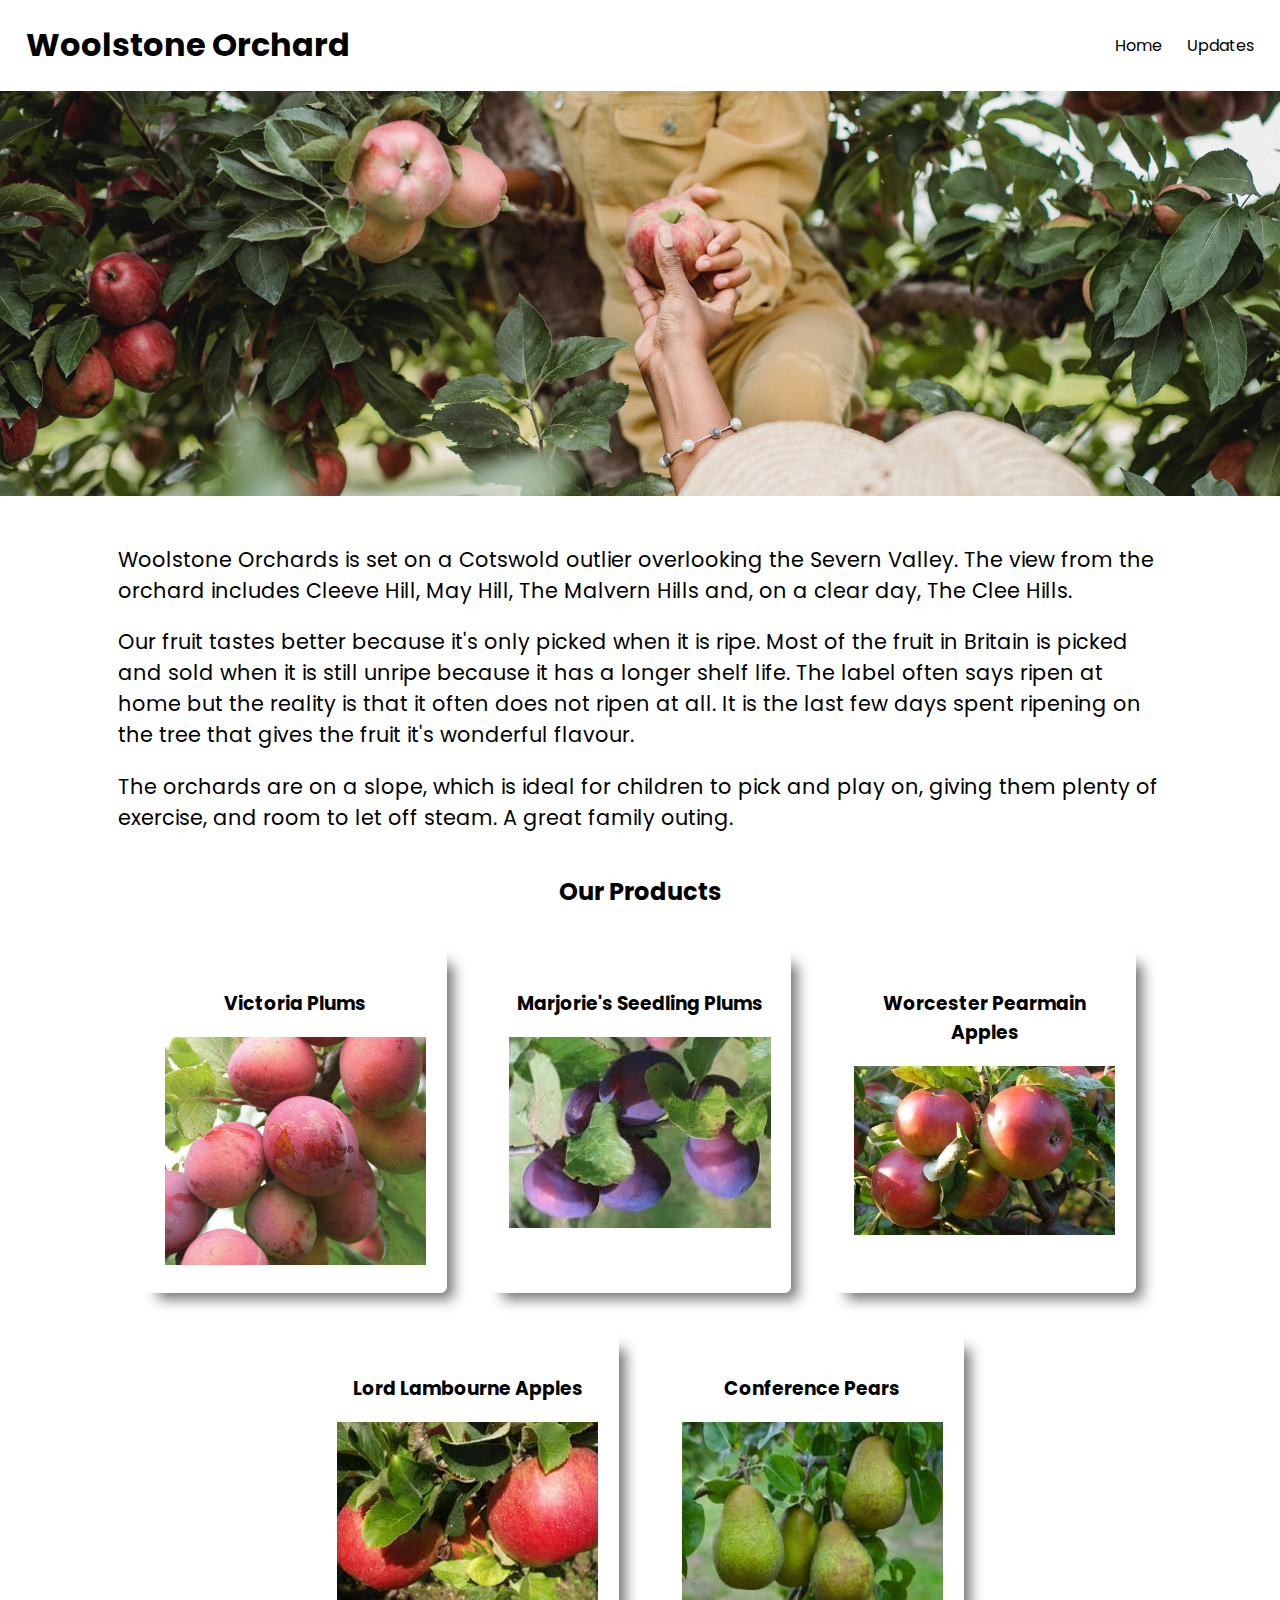
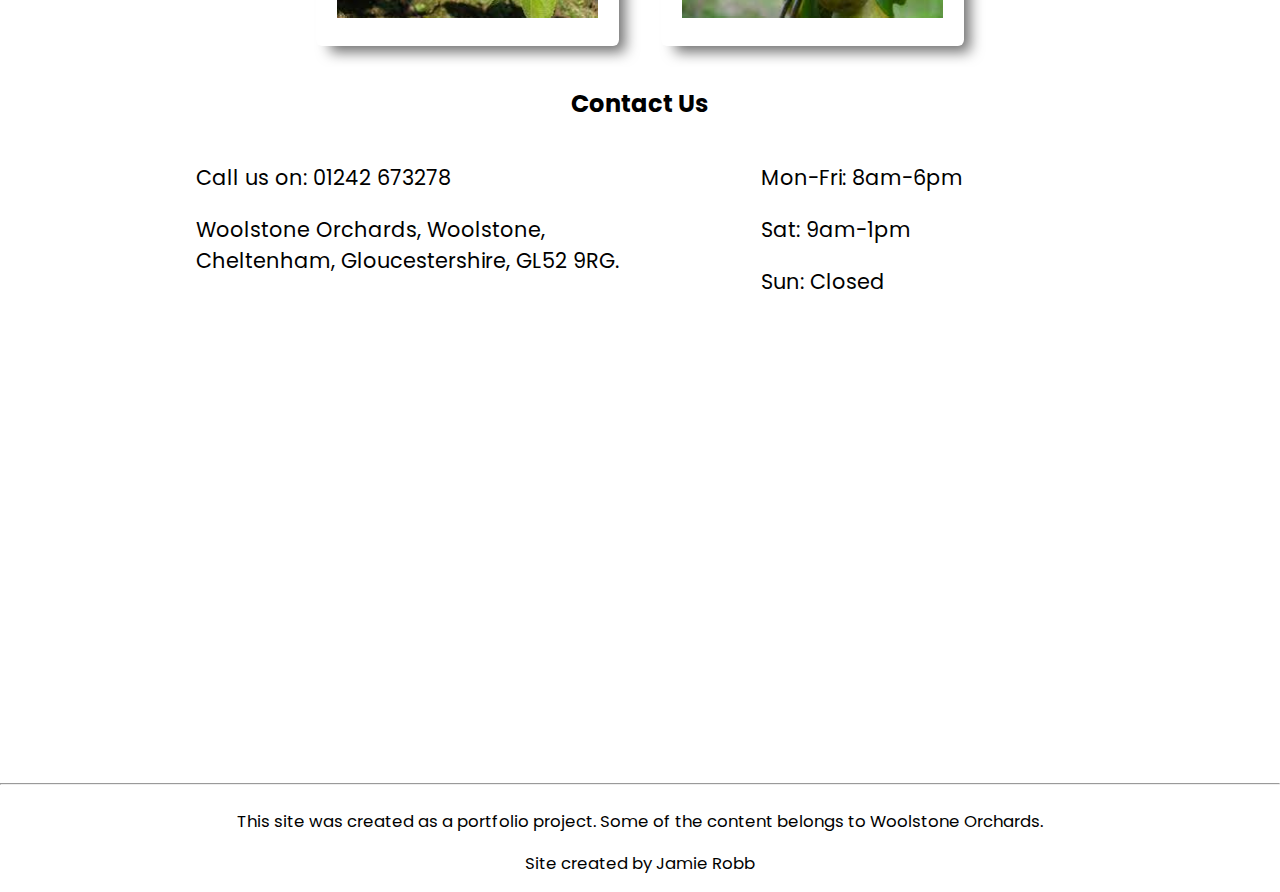
<file: HTML/index.html>
<!DOCTYPE html>
<html lang="en">
<head>
    <meta charset="UTF-8">
    <meta name="viewport" content="width=device-width, initial-scale=1.0">
    <link rel="preconnect" href="https://fonts.gstatic.com">
    <link href="https://fonts.googleapis.com/css2?family=Poppins:wght@200;400;600&display=swap" rel="stylesheet">
    <link href="../CSS/main.css" rel="stylesheet">   
    <title>Woolstone Orchards</title>
</head>
<body>
    <header>
        <h1>Woolstone Orchard</h1>
        <a href="index.html">Home</a>
        <a href="updates.html">Updates</a>
    </header>
        <div class="banner">
    </div>
    <main>
        <div class="about section">
            <p>Woolstone Orchards is set on a Cotswold outlier overlooking the Severn Valley. 
                The view from the orchard includes Cleeve Hill, May Hill, The Malvern Hills and, on a clear day, The Clee Hills. 
            
            <p>Our fruit tastes better because it's only picked when it is ripe. 
                
                Most of the fruit in Britain is picked and sold when it is still unripe because it has a longer shelf life.

                The label often says ripen at home but the reality is that it often does not ripen at all.
                
                It is the last few days spent ripening on the tree that gives the fruit it's wonderful flavour.
            </p>
            <p>The orchards are on a slope, which is ideal for children to pick and play on, giving them plenty of exercise, and room to let off steam.
                
                A great family outing.</p>
        </div>
        <div class="products section" id="products">
            <h2>Our Products</h2>
            <div class="productscontainer container">
                    <div class="card">
                        <h3>Victoria Plums</h3>
                        <img src="../Assets/victoria.jpg" alt="Our Products">
                    </div>
                    <div class="card">
                        <h3>Marjorie's Seedling Plums</h3>
                        <img src="../Assets/marjorie.jpg" alt="Our Products">
                    </div>
                    <div class="card">
                        <h3>Worcester Pearmain Apples</h3>
                        <img src="../Assets/worcester.jpg" alt="Our Products">
                    </div>
                    <div class="card">
                        <h3>Lord Lambourne Apples</h3>
                        <img src="../Assets/lambourne.jpg" alt="Our Products">
                    </div>
                    <div class="card">
                        <h3>Conference Pears</h3>
                        <img src="../Assets/conference.jpg" alt="Our Products">
                    </div>
        </div>
        <div class="contact section" id="contact">
            <h2>Contact Us</h2>
            <div class="contactcont">
                <div class="left">
                    <p>Call us on: 01242 673278</p>
                    <p>Woolstone Orchards,

                        Woolstone,
                        
                        Cheltenham,
                        
                        Gloucestershire,
                        
                        GL52 9RG.</p>
                </div>
                <div class="right">
                    <p>Mon-Fri: 8am-6pm</p>
                    <p>Sat: 9am-1pm</p>
                    <p>Sun: Closed</p>
                </div>
            </div>
        </div>
        <div class="directions" id="directions">
            <iframe src="https://www.google.com/maps/embed?pb=!1m18!1m12!1m3!1d94251.93215769503!2d-2.0385828226585843!3d51.97403308231414!2m3!1f0!2f0!3f0!3m2!1i1024!2i768!4f13.1!3m3!1m2!1s0x48711daa14435021%3A0xd63ff69105c06499!2sWoolstone%20Orchards!5e0!3m2!1sen!2suk!4v1607244808588!5m2!1sen!2suk" frameborder="0" style="border:0;" allowfullscreen="" aria-hidden="false" tabindex="0"></iframe>
        </div>
    </main>
    <hr>
    <footer>
        <div class="bottom">
            <p>This site was created as a portfolio project. Some of the content belongs to Woolstone Orchards.</p>
            <p>Site created by Jamie Robb</p>
        </div>
    </footer>
</body>
</html>
</file>
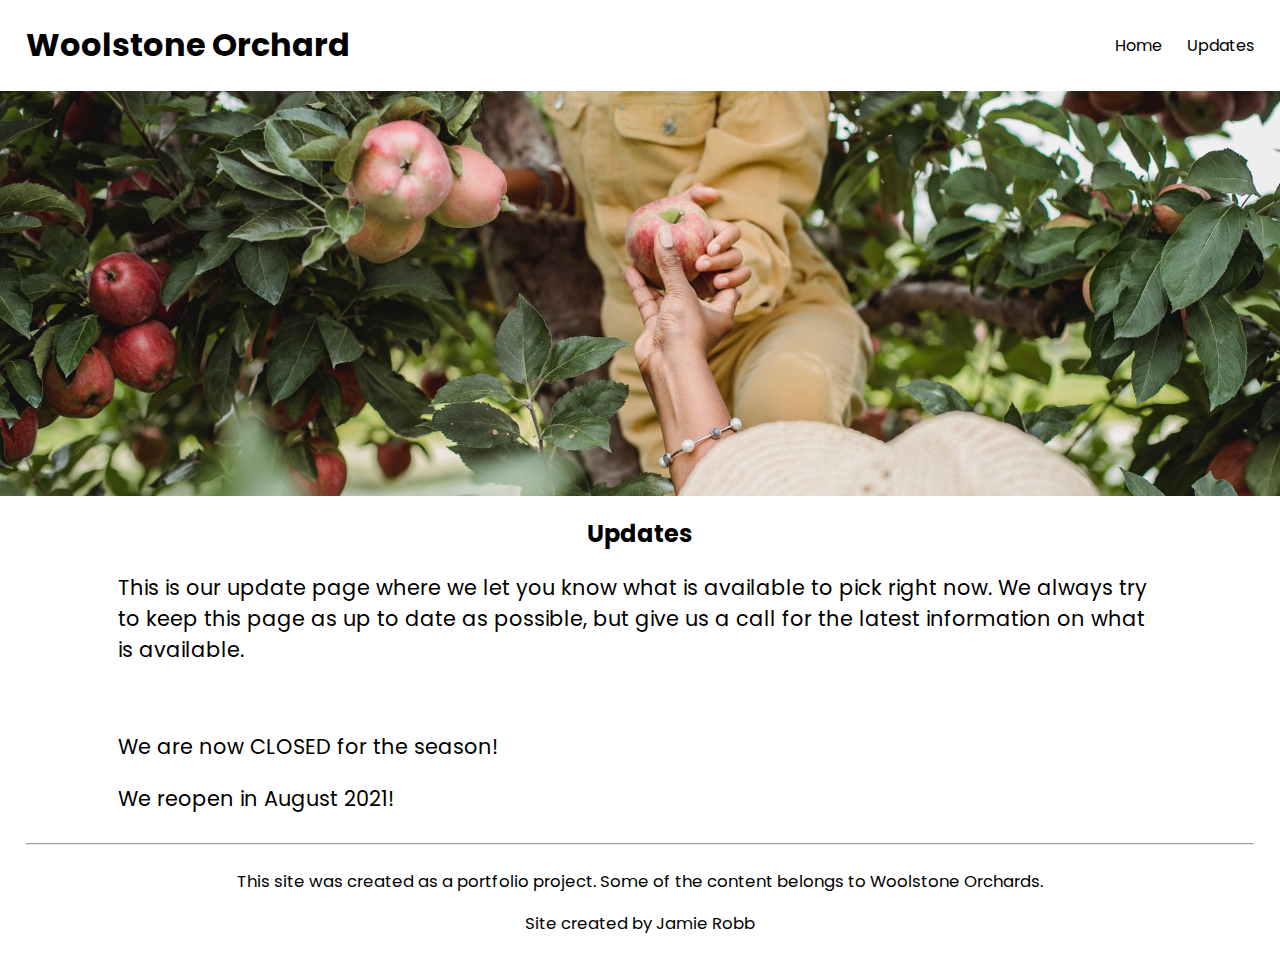
<file: HTML/updates.html>
<!DOCTYPE html>
<html lang="en">
<head>
    <meta charset="UTF-8">
    <meta name="viewport" content="width=device-width, initial-scale=1.0">
    <link rel="preconnect" href="https://fonts.gstatic.com">
    <link href="https://fonts.googleapis.com/css2?family=Poppins:wght@200;400;600&display=swap" rel="stylesheet">
    <link href="../CSS/main.css" rel="stylesheet">   
    <title>Woolstone Orchards</title>
</head>
<body>
    <header>
        <h1>Woolstone Orchard</h1>
        <a href="index.html">Home</a>
        <a href="updates.html">Updates</a>
    </header>
    <div class="banner">
    </div>
    <main>
        <div class="updates section">
            <h2>Updates</h2>
            <p>This is our update page where we let you know what is available to pick right now. We always try to keep this page as up to date as possible,

                but give us a call for the latest information on what is available.
            </p>
            <br>
            <p>We are now CLOSED for the season!</p>
            <p>We reopen in August 2021!</p>
        </div>
    <hr>
    <footer>
        <div class="bottom">
            <p>This site was created as a portfolio project. Some of the content belongs to Woolstone Orchards.</p>
            <p>Site created by Jamie Robb</p>
        </div>
    </footer>
</body>
</html>
</file>
<file: CSS/main.css>
* {
    font-family: 'Poppins', sans-serif;
    overflow-x: hidden;
}

header {
    display: flex;
    justify-content: space-around;
    align-items: center;
}

h1 {
    margin-right: auto;
    padding-left: 2%;
}

a {
    text-decoration: none;
    color: black;
    padding-right: 2%;
}

body {
    margin: 0;
}

main {
    padding-left: 2%;
    padding-right: 2%;
}

.banner {
    background-image: url("../Assets/2.jpg");
    display: block;
    background-size: cover;
    width: 100vw;
    height: 45vh;
    background-position: center;
}

h2 {
    text-align: center;
    font-size: 1.5em;
}

h3 {
    text-align: center;
}

p {
    font-size: 1.3em;
}

.section {
    width: 85%;
    max-width: 1400px;
    margin: auto;
}

.container {
    display: flex;
    justify-content: center;
}

.card {
    margin: 2%;
    padding: 2%;
    border-radius: 2%;
    width: 25%;
    max-width: 300px;
    box-shadow: 10px 10px 14px -4px rgba(0,0,0,0.57);
}

.about {
    margin-top: 3vh;
}

.productscontainer {
    flex-wrap: wrap;
}

@media (hover: hover) {
    .card:hover {
        transform: scale(1.025, 1.025);
        transition: transform 150ms ease-in-out;
    }
}

.card img {
    width: 100%;
}

.contactcont {
    display: grid;
    grid-template-columns: 1fr 1fr;
    grid-template-rows: 1fr;
    margin: auto;
    justify-items: center;
}

iframe {
    width: 100%;
    height: 50vh;
}

footer .bottom {
    grid-column: 1 / 3;
    grid-row: 2 / 3;
    text-align: center;
    font-size: 0.8em;
}



@media (max-width: 488px) {
    header {
        display: flex;
        flex-direction: column;
        justify-content: center;
        align-items: center;
    }

    h1 {
        margin: 0;
        margin-top: 2vh;
        margin-bottom: 0vh;
    }
    
    a {
        text-decoration: none;
        color: black;
    }

    a:nth-of-type(2) {
        margin-bottom: 2vh;
    }
    
    body {
        margin: 0;
    }
    
    main {
        padding-left: 2%;
        padding-right: 2%;
    }

    p {
        font-size: 0.7em;
    }
    
    .banner {
        background-image: url("../Assets/2.jpg");
        display: block;
        background-size: cover;
        width: 100vw;
        height: 40vh;
        background-position: center;
    }
    
    h2 {
        text-align: center;
        font-size: 1.5em;
    }
    
    h3 {
        overflow: hidden;
        height: fit-content;
    }

    p {
        font-size: 1.3em;
    }
    
    .section {
        width: 90%;
        margin: auto;
    }
    
    .container {
        display: flex;
        flex-direction: column;
        justify-content: center;
        align-items: center;
    }
    
    .card {
        margin: 5%;
        padding: 3%;
        border-radius: 2%;
        width: 75%;
        height: fit-content;
        /* background-color: #f7f7f7; */
        box-shadow: 10px 10px 14px -4px rgba(0,0,0,0.57);
        /* box-shadow: none; */
    }
    
    .card img {
        width: 100%;
    }
    
    .contactcont {
        display: flex;
        flex-direction: column;
        margin: auto;
        justify-items: center;
    }
    
    footer .bottom {
        grid-column: 1 / 3;
        grid-row: 2 / 3;
        text-align: center;
        font-size: 0.8em;
    }
}
</file>
